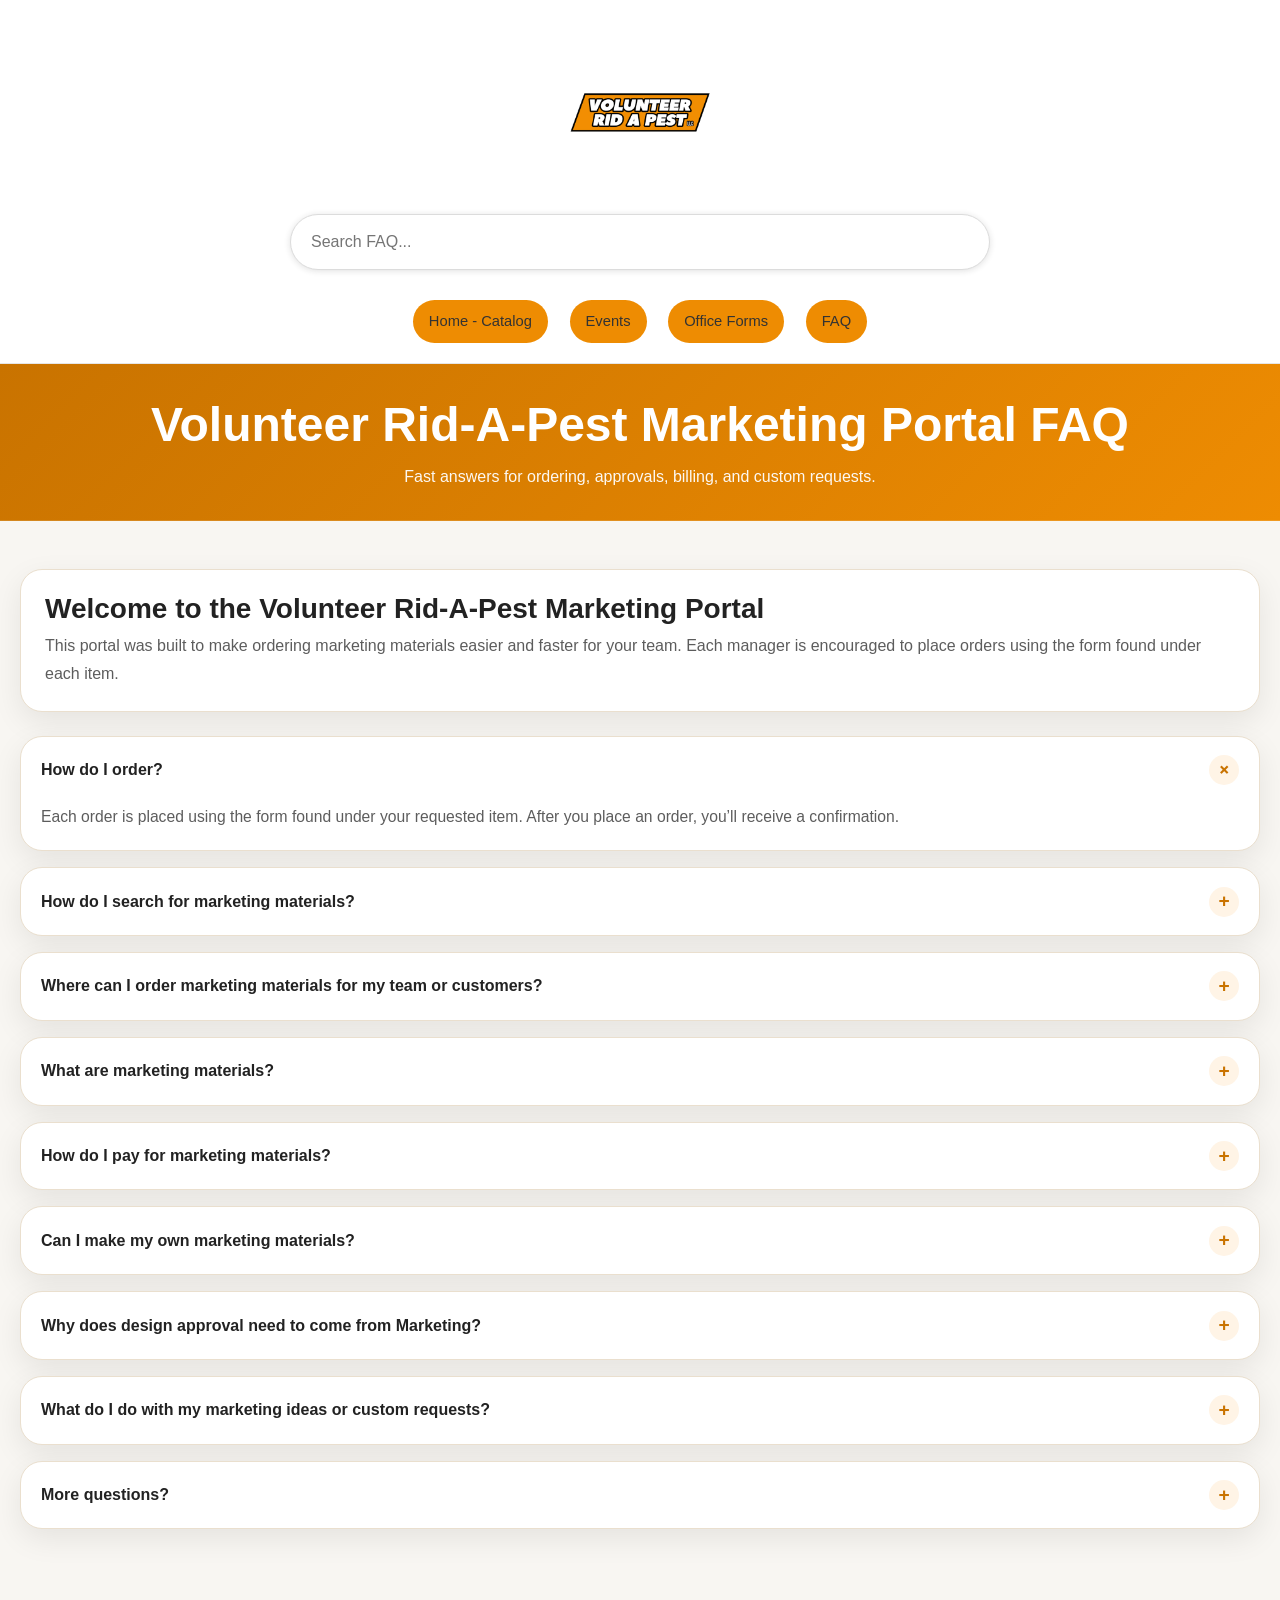
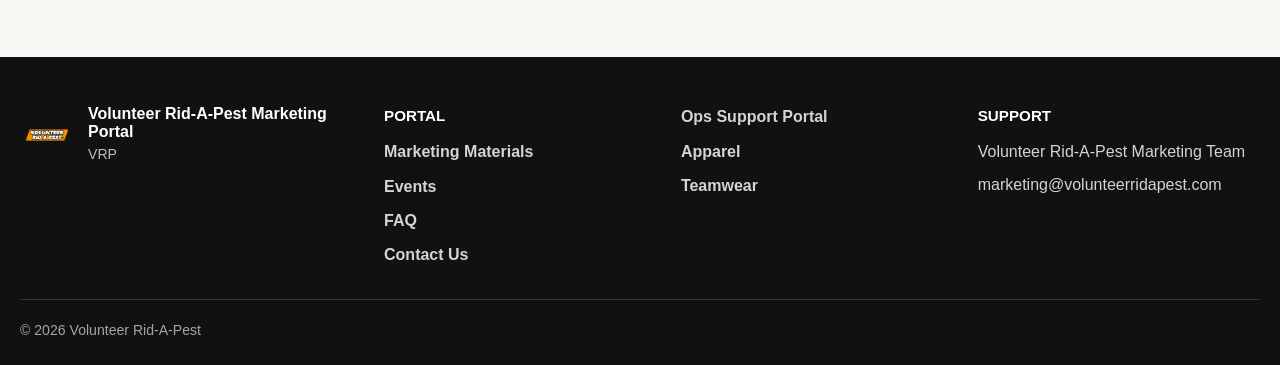
<file: faq/index.html>
<!DOCTYPE html>
<html lang="en">
<head>
  <meta charset="UTF-8" />
  <meta name="viewport" content="width=device-width, initial-scale=1.0"/>
  <title>Volunteer Rid-A-Pest Marketing Portal FAQ</title>

  <link rel="icon" type="image/png" href="../images/favicon/vrp-favicon.png" />
  <link rel="shortcut icon" href="../images/favicon/vrp-favicon.png" />
  <link rel="stylesheet" href="../style.css" />

  <style>
    .faq-shell {
      max-width: var(--max);
      margin: 0 auto;
      padding: 1.5rem 20px 3rem;
    }

    .faq-card {
      background: var(--surface);
      border: 1px solid var(--border);
      border-radius: var(--radius-xl);
      box-shadow: var(--shadow-card);
    }

    .faq-intro {
      padding: 1.5rem;
      margin-bottom: 1.5rem;
    }

    .faq-intro h2 {
      margin: 0 0 0.5rem;
      font-size: 1.75rem;
      line-height: 1.1;
      color: var(--text);
    }

    .faq-intro p {
      margin: 0;
      color: var(--muted);
      line-height: 1.7;
    }

    .faq-list {
      display: grid;
      gap: 1rem;
    }

    .faq-item {
      overflow: hidden;
    }

    .faq-question {
      width: 100%;
      border: none;
      background: transparent;
      color: var(--text);
      font: inherit;
      text-align: left;
      padding: 1.15rem 1.25rem;
      font-weight: 700;
      display: flex;
      justify-content: space-between;
      align-items: center;
      gap: 1rem;
      cursor: pointer;
    }

    .faq-question:hover {
      background: var(--vrp-orange-soft);
    }

    .faq-icon {
      width: 30px;
      height: 30px;
      border-radius: 999px;
      background: var(--vrp-orange-soft);
      color: var(--vrp-orange-dark);
      display: flex;
      align-items: center;
      justify-content: center;
      font-weight: 700;
      font-size: 1.2rem;
      transition: transform 0.2s ease;
      flex-shrink: 0;
    }

    .faq-answer {
      display: none;
      padding: 0 1.25rem 1.25rem;
      color: var(--muted);
      line-height: 1.7;
      font-size: 0.98rem;
    }

    .faq-answer p {
      margin: 0;
    }

    .faq-answer p + p {
      margin-top: 0.85rem;
    }

    .faq-answer a {
      text-decoration: underline;
    }

    .faq-item.active .faq-answer {
      display: block;
    }

    .faq-item.active .faq-icon {
      transform: rotate(45deg);
    }

    .faq-note {
      margin-top: 1.5rem;
      padding: 1rem 1.1rem;
      border-radius: var(--radius-lg);
      background: var(--vrp-orange-soft);
      border: 1px solid rgba(238, 140, 2, 0.25);
      color: var(--text);
      line-height: 1.6;
    }

    @media (max-width: 680px) {
      .faq-card {
        border-radius: 18px;
      }

      .faq-question {
        padding: 1rem;
        font-size: 0.96rem;
      }

      .faq-answer {
        padding: 0 1rem 1rem;
      }
    }
  </style>
</head>

<body>

<header class="site-header google-style-header">
  <div class="header-top centered-header-layout">

    <div class="header-left">
      <img src="../images/logos/vrp-logo.png" alt="Volunteer Rid-A-Pest Logo" class="brand-logo huge-logo" />
    </div>

    <div class="header-center">
      <input
        type="text"
        id="faqSearch"
        class="portal-search"
        placeholder="Search FAQ..."
      />
    </div>

    <nav class="nav-bar centered-nav">
      <a href="../catalog.html" class="header-btn">Home - Catalog</a>
      <a href="../events-vrp.html" class="header-btn">Events</a>
      <a href="https://vrp-operations.netlify.app/" class="header-btn">Office Forms</a>
      <a href="./index.html" class="header-btn">FAQ</a>
    </nav>

  </div>
</header>

<section class="hero-banner">
  <h1 class="hero-title">Volunteer Rid-A-Pest Marketing Portal FAQ</h1>
  <p class="hero-subtitle">
    Fast answers for ordering, approvals, billing, and custom requests.
  </p>
</section>

<main>
  <div class="faq-shell">

    <div class="faq-card faq-intro">
      <h2>Welcome to the Volunteer Rid-A-Pest Marketing Portal</h2>
      <p>
        This portal was built to make ordering marketing materials easier and faster for your team.
        Each manager is encouraged to place orders using the form found under each item.
      </p>
    </div>

    <div class="faq-list">

      <div class="faq-card faq-item active searchable">
        <button class="faq-question" type="button" aria-expanded="true">
          <span>How do I order?</span>
          <span class="faq-icon">+</span>
        </button>
        <div class="faq-answer">
          <p>
            Each order is placed using the form found under your requested item.
            After you place an order, you’ll receive a confirmation.
          </p>
        </div>
      </div>

      <div class="faq-card faq-item searchable">
        <button class="faq-question" type="button" aria-expanded="false">
          <span>How do I search for marketing materials?</span>
          <span class="faq-icon">+</span>
        </button>
        <div class="faq-answer">
          <p>
            In the top search bar, type the name of the item you’re looking for.
          </p>
        </div>
      </div>

      <div class="faq-card faq-item searchable">
        <button class="faq-question" type="button" aria-expanded="false">
          <span>Where can I order marketing materials for my team or customers?</span>
          <span class="faq-icon">+</span>
        </button>
        <div class="faq-answer">
          <p>
            All leave-behinds, door hangers, review cards, flyers, and miscellaneous marketing materials
            can be ordered using the Volunteer Rid-A-Pest marketing portal.
          </p>
        </div>
      </div>

      <div class="faq-card faq-item searchable">
        <button class="faq-question" type="button" aria-expanded="false">
          <span>What are marketing materials?</span>
          <span class="faq-icon">+</span>
        </button>
        <div class="faq-answer">
          <p>
            Volunteer Rid-A-Pest marketing materials include leave-behinds, door hangers, flyers,
            review cards, thank you cards, service materials, posters, and more.
          </p>
        </div>
      </div>

      <div class="faq-card faq-item searchable">
        <button class="faq-question" type="button" aria-expanded="false">
          <span>How do I pay for marketing materials?</span>
          <span class="faq-icon">+</span>
        </button>
        <div class="faq-answer">
          <p>
            Marketing materials on the portal will be coded and charged to your office by the appropriate internal team.
          </p>
          <p>
            Invoices for print requests may be sent to your office after your order is submitted and processed.
          </p>
        </div>
      </div>

      <div class="faq-card faq-item searchable">
        <button class="faq-question" type="button" aria-expanded="false">
          <span>Can I make my own marketing materials?</span>
          <span class="faq-icon">+</span>
        </button>
        <div class="faq-answer">
          <p>
            Please do not create or change marketing materials containing Volunteer Rid-A-Pest logos, icons, or branded elements.
          </p>
          <p>
            If you have a strong idea, send it in for review so it can be developed the right way.
          </p>
        </div>
      </div>

      <div class="faq-card faq-item searchable">
        <button class="faq-question" type="button" aria-expanded="false">
          <span>Why does design approval need to come from Marketing?</span>
          <span class="faq-icon">+</span>
        </button>
        <div class="faq-answer">
          <p>
            Marketing helps protect the brand and create materials that are clear, consistent, and aligned across every location.
          </p>
        </div>
      </div>

      <div class="faq-card faq-item searchable">
        <button class="faq-question" type="button" aria-expanded="false">
          <span>What do I do with my marketing ideas or custom requests?</span>
          <span class="faq-icon">+</span>
        </button>
        <div class="faq-answer">
          <p>
            Email your feedback, requests, and ideas to
            <a href="mailto:marketing@volunteerridapest.com">marketing@volunteerridapest.com</a>
            and the team will review your request.
          </p>
        </div>
      </div>

      <div class="faq-card faq-item searchable">
        <button class="faq-question" type="button" aria-expanded="false">
          <span>More questions?</span>
          <span class="faq-icon">+</span>
        </button>
        <div class="faq-answer">
          <p>
            For additional support, email
            <a href="mailto:marketing@volunteerridapest.com">marketing@volunteerridapest.com</a>.
          </p>
        </div>
      </div>

    </div>

  </div>
</main>

<footer class="site-footer">
  <div class="site-footer-inner">
    <div class="footer-grid">

      <div class="footer-brand-block">
        <a href="../catalog.html" class="footer-brand-link">
          <img src="../images/logos/vrp-logo.png" alt="Volunteer Rid-A-Pest Logo" class="footer-logo" />
          <div class="footer-brand-text">
            <span class="footer-brand-title">Volunteer Rid-A-Pest Marketing Portal</span>
            <span class="footer-brand-subtitle">VRP</span>
          </div>
        </a>
      </div>

      <div>
        <h3 class="footer-title">Portal</h3>
        <div class="footer-links">
          <a href="../catalog.html">Marketing Materials</a>
          <a href="../events-vrp.html">Events</a>
          <a href="./index.html">FAQ</a>
          <a href="mailto:marketing@volunteerridapest.com?subject=Marketing%20Request&body=Hi%20VRP%20Marketing%20Team,%0D%0A%0D%0AI%20need%20help%20with:%0D%0A-%0D%0A%0D%0AOffice:%0D%0AManager:%0D%0ADue%20Date:%0D%0A">
            Contact Us
          </a>
        </div>
      </div>

      <div>
        <div class="footer-links">
          <a href="https://vrp-operations.netlify.app/">Ops Support Portal</a>
          <a href="#">Apparel</a>
          <a href="#">Teamwear</a>
        </div>
      </div>

      <div>
        <h3 class="footer-title">Support</h3>
        <div class="footer-contact-list">
          <span>Volunteer Rid-A-Pest Marketing Team</span>
          <a href="mailto:marketing@volunteerridapest.com">
            marketing@volunteerridapest.com
          </a>
        </div>
      </div>

    </div>

    <div class="footer-bottom">
      <span>© 2026 Volunteer Rid-A-Pest</span>
    </div>
  </div>
</footer>

<script>
document.addEventListener("DOMContentLoaded", () => {
  const search = document.getElementById("faqSearch");
  const faqButtons = document.querySelectorAll(".faq-question");

  faqButtons.forEach((button) => {
    button.addEventListener("click", () => {
      const item = button.closest(".faq-item");
      const isActive = item.classList.contains("active");
      item.classList.toggle("active");
      button.setAttribute("aria-expanded", String(!isActive));
    });
  });

  if (search) {
    search.addEventListener("input", function () {
      const q = this.value.toLowerCase().trim();

      document.querySelectorAll(".searchable").forEach((item) => {
        const text = item.textContent.toLowerCase();
        item.style.display = text.includes(q) ? "" : "none";
      });
    });
  }
});
</script>

</body>
</html>
</file>
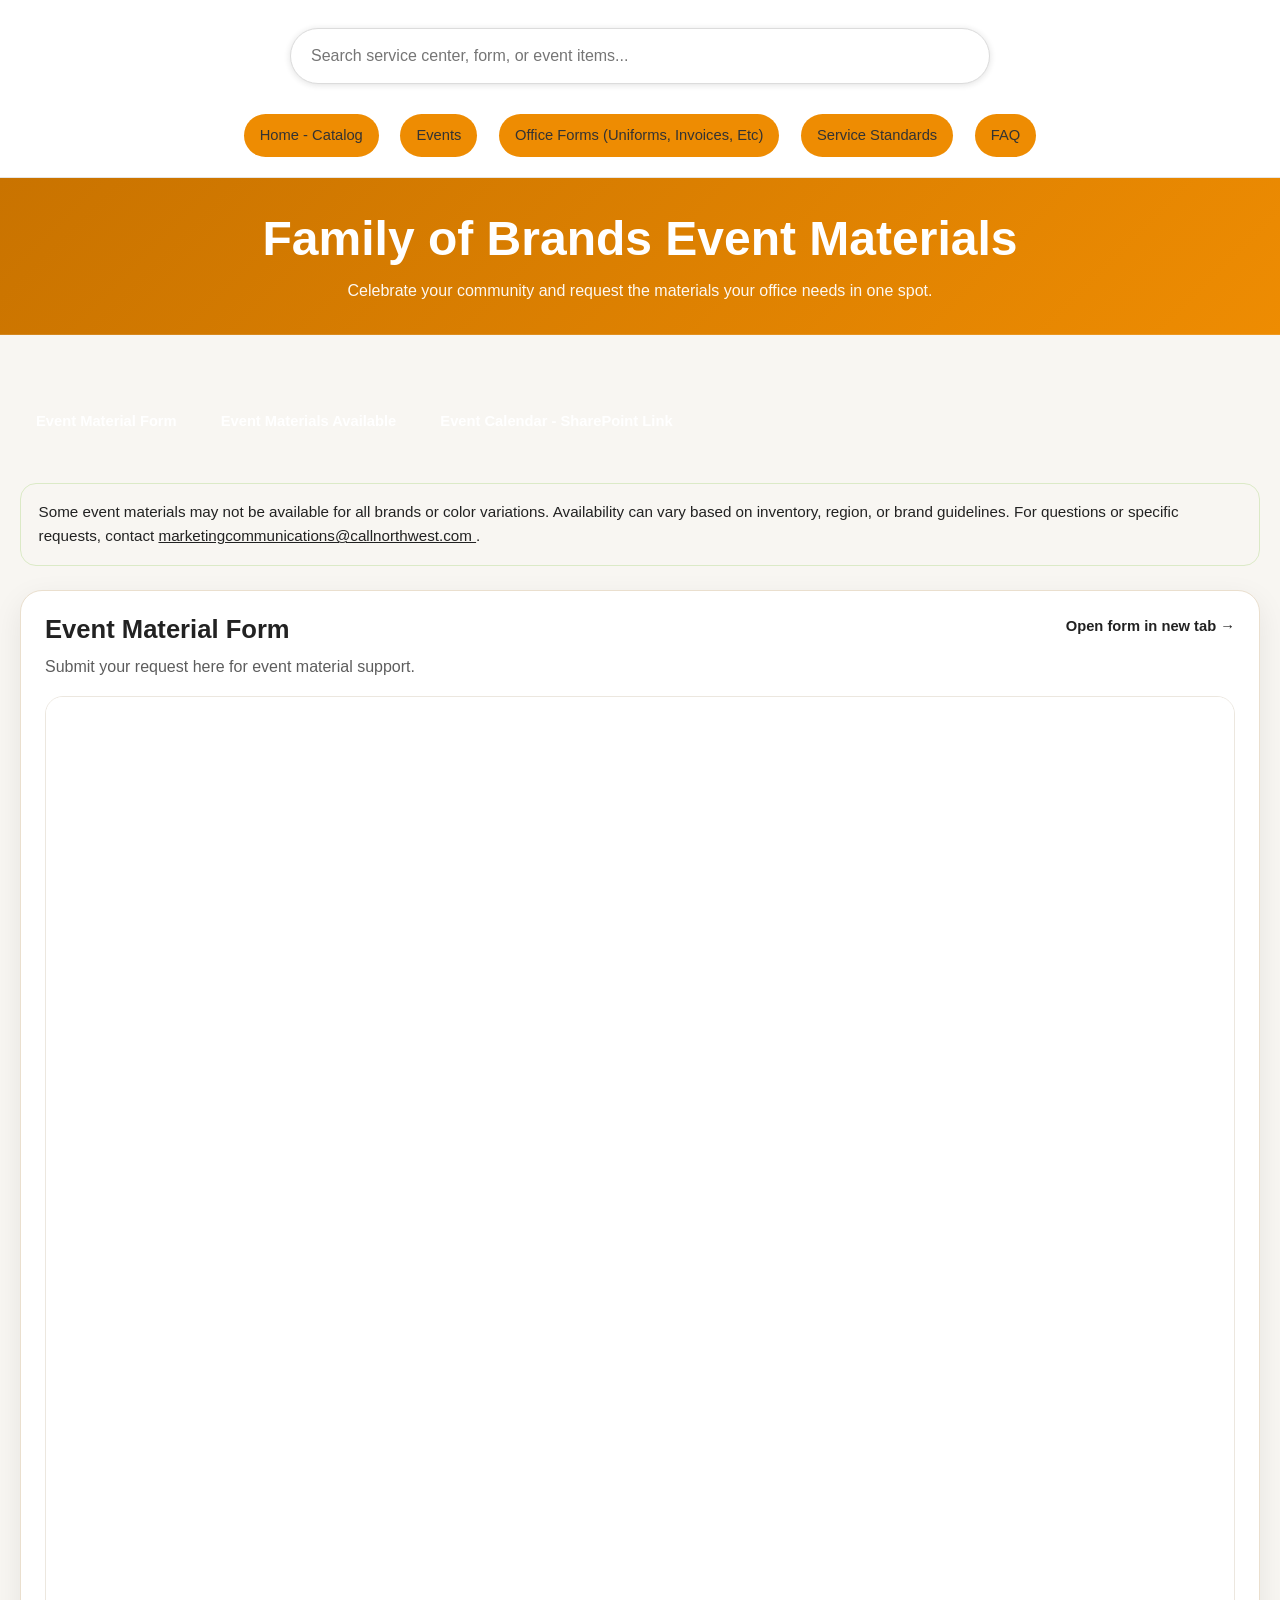
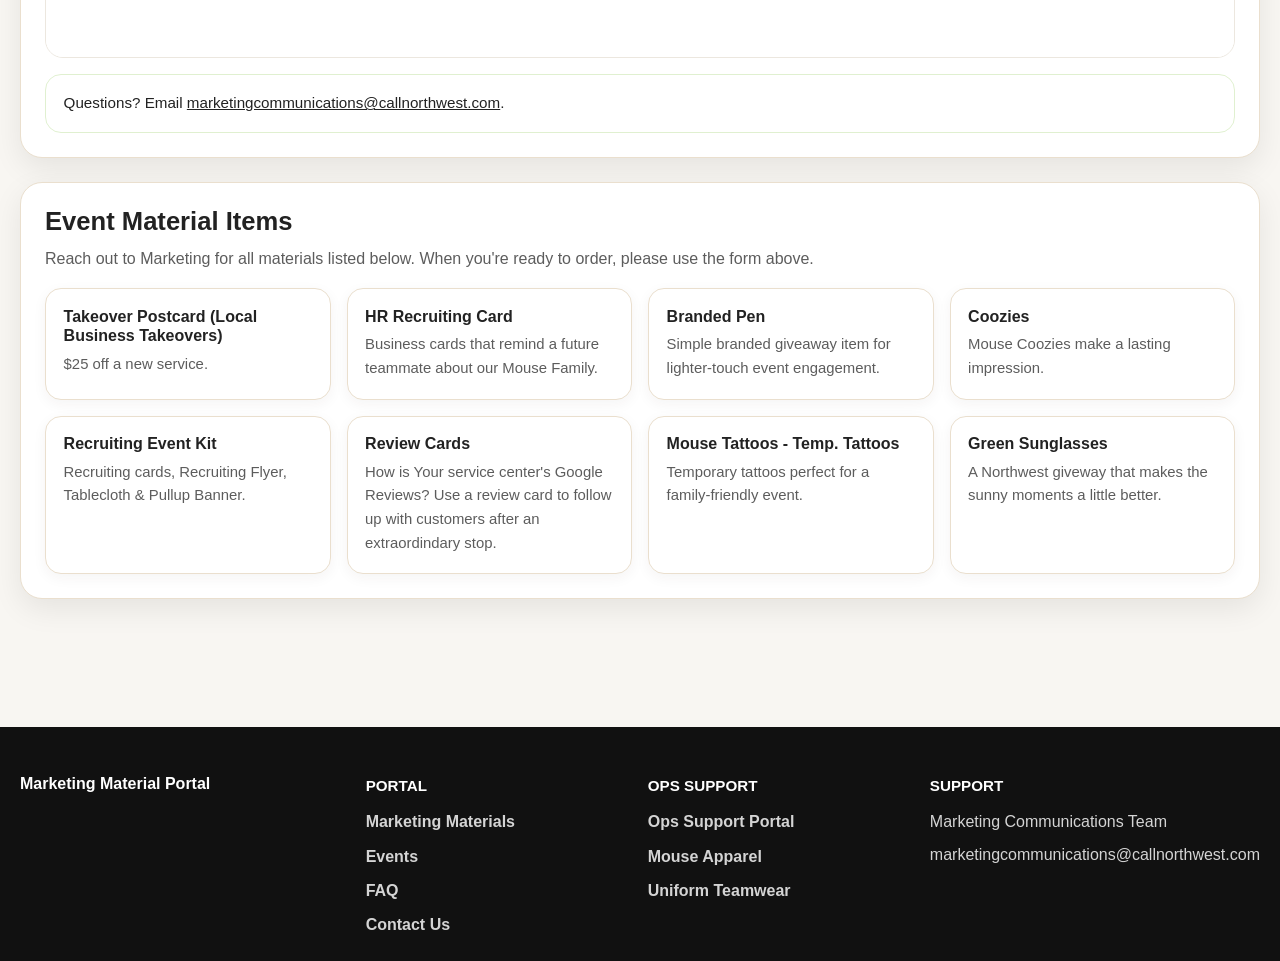
<file: events-nw.html>
<!DOCTYPE html>
<html lang="en">
<head>
  <meta charset="UTF-8" />
  <meta name="viewport" content="width=device-width, initial-scale=1.0"/>
  <title>Events - FOB | Marketing Material Portal</title>

  <link rel="icon" type="image/png" href="images/favicon/Mouse Favicon.png" />
  <link rel="shortcut icon" href="images/favicon/Mouse Favicon.png" />
  <link rel="stylesheet" href="style.css" />

  <style>
    .events-shell {
      width: 100%;
      max-width: var(--max);
      margin: 0 auto;
      padding: 1.5rem 20px 3rem;
    }

    .events-stack {
      display: grid;
      gap: 1.5rem;
    }

    .events-card {
      background: var(--surface);
      border: 1px solid var(--border);
      border-radius: var(--radius-xl);
      box-shadow: var(--shadow-card);
      padding: 1.5rem;
    }

    .events-card h2 {
      margin: 0 0 0.65rem;
      color: var(--text);
      line-height: 1.1;
      font-size: 1.6rem;
    }

    .events-card p {
      margin: 0;
      color: var(--muted);
      line-height: 1.7;
    }

    .events-jump-row {
      display: flex;
      flex-wrap: wrap;
      gap: 0.75rem;
      margin-top: 1rem;
    }

    .events-jump-btn {
      display: inline-flex;
      align-items: center;
      justify-content: center;
      border-radius: 999px;
      padding: 0.7rem 1rem;
      font-size: 0.92rem;
      font-weight: 700;
      background: var(--nw-green);
      color: #ffffff;
      transition: transform 0.15s ease, background 0.15s ease;
    }

    .events-jump-btn:hover {
      background: var(--nw-green-dark);
      transform: translateY(-1px);
    }

    .events-highlight-wrap {
      display: grid;
      grid-template-columns: 1.1fr 0.9fr;
      gap: 1rem;
      margin-top: 1rem;
    }

    .events-highlight-main {
      background: linear-gradient(135deg, var(--nw-green-dark), var(--nw-green));
      color: #ffffff;
      border-radius: 20px;
      padding: 1.35rem;
    }

    .events-highlight-label {
      font-size: 0.85rem;
      font-weight: 800;
      text-transform: uppercase;
      letter-spacing: 0.06em;
      opacity: 0.92;
      margin-bottom: 0.5rem;
    }

    .events-highlight-office {
      margin: 0 0 0.4rem;
      font-size: clamp(1.8rem, 3vw, 2.6rem);
      line-height: 1.05;
      font-weight: 800;
    }

    .events-highlight-count {
      margin: 0;
      font-size: 1rem;
      line-height: 1.5;
      opacity: 0.96;
    }

    .events-highlight-side {
      background: var(--nw-green-soft);
      border: 1px solid rgba(133, 196, 70, 0.25);
      border-radius: 20px;
      padding: 1.25rem;
      color: var(--text);
      line-height: 1.6;
    }

    .events-form-wrap {
      margin-top: 1rem;
      border: 1px solid var(--border-light);
      border-radius: 18px;
      overflow: hidden;
      background: #ffffff;
    }

    .events-form-embed {
      display: block;
      width: 100%;
      height: 960px;
      border: 0;
      background: #ffffff;
    }

    .events-form-top {
      display: flex;
      justify-content: space-between;
      align-items: flex-start;
      gap: 1rem;
      flex-wrap: wrap;
      margin-bottom: 1rem;
    }

    .events-mini-link {
      font-size: 0.92rem;
      font-weight: 700;
      color: var(--nw-green-dark);
      text-decoration: none;
      white-space: nowrap;
    }

    .events-mini-link:hover {
      text-decoration: underline;
    }

    .events-help-note {
      margin-top: 1rem;
      padding: 1rem 1.1rem;
      border-radius: var(--radius-lg);
      background: var(--nw-green-soft);
      border: 1px solid rgba(133, 196, 70, 0.25);
      color: var(--text);
      line-height: 1.6;
      font-size: 0.95rem;
    }

    .events-help-note a {
      text-decoration: underline;
    }

    .events-items-grid {
      display: grid;
      grid-template-columns: repeat(4, minmax(0, 1fr));
      gap: 1rem;
      margin-top: 1rem;
    }

    .events-item {
      background: #ffffff;
      border: 1px solid var(--border);
      border-radius: var(--radius-lg);
      padding: 1.1rem;
      box-shadow: var(--shadow-soft);
    }

    .events-item h3 {
      margin: 0 0 0.45rem;
      font-size: 1rem;
      line-height: 1.2;
      color: var(--text);
    }

    .events-item p {
      margin: 0;
      font-size: 0.93rem;
      line-height: 1.6;
      color: var(--muted);
    }

    @media (max-width: 1100px) {
      .events-items-grid {
        grid-template-columns: repeat(2, minmax(0, 1fr));
      }

      .events-highlight-wrap {
        grid-template-columns: 1fr;
      }
    }

    @media (max-width: 680px) {
      .events-card,
      .events-item {
        border-radius: 18px;
        padding: 1.1rem;
      }

      .events-items-grid {
        grid-template-columns: 1fr;
      }

      .events-form-embed {
        height: 1100px;
      }
    }
  </style>
</head>

<body>

<header class="site-header google-style-header">
  <div class="header-top centered-header-layout">


    <div class="header-center">
      <input
        type="text"
        id="portalSearch"
        class="portal-search"
        placeholder="Search service center, form, or event items..."
      />
    </div>

    <nav class="nav-bar centered-nav">
      <a href="catalog.html" class="header-btn">Home - Catalog</a>
      <a href="events-nw.html" class="header-btn">Events</a>
      <a href="https://nwst-operations.netlify.app/" class="header-btn">Office Forms (Uniforms, Invoices, Etc)</a>
      <a href="https://marketing-fob.netlify.app/service-standards" class="header-btn">Service Standards</a>
      <a href="faq/index.html" class="header-btn">FAQ</a>
    </nav>

  </div>
</header>

<section class="hero-banner">
  <h1 class="hero-title">Family of Brands Event Materials</h1>
  <p class="hero-subtitle">
    Celebrate your community and request the materials your office needs in one spot.
  </p>
</section>


<main>
  <div class="events-shell">
    <div class="events-stack">

        <div class="events-jump-row">
          <a href="#event-material-form" class="events-jump-btn">Event Material Form</a>
          <a href="#event-material-items" class="events-jump-btn">Event Materials Available</a>
          <a href="https://pestdefense.sharepoint.com/sites/NWST-Home/Marketing/SitePages/Test---Marketing-Support.aspx?csf=1&web=1&e=sDbqVu" class="events-jump-btn">Event Calendar - SharePoint Link</a>
        </div>
      </section>

      <div class="events-help-note">
  Some event materials may not be available for all brands or color variations. Availability can vary based on inventory, region, or brand guidelines.  
  For questions or specific requests, contact 
  <a href="mailto:marketingcommunications@callnorthwest.com">
    marketingcommunications@callnorthwest.com
  </a>.
</div>


      <section class="events-card" id="event-material-form">
        <div class="events-form-top">
          <div>
            <h2>Event Material Form</h2>
            <p>
              Submit your request here for event material support.
            </p>
          </div>

          <a
            class="events-mini-link"
            href="https://app.smartsheet.com/b/form/019d4f9551767702a58f2a67a528a678"
            target="_blank"
            rel="noopener noreferrer"
          >
            Open form in new tab →
          </a>
        </div>

        <div class="events-form-wrap">
          <iframe
            class="events-form-embed"
            src="https://app.smartsheet.com/b/form/019d4f9551767702a58f2a67a528a678"
            title="Event Material Form"
            loading="lazy"
            referrerpolicy="no-referrer"
          ></iframe>
        </div>

        <div class="events-help-note">
          Questions? Email
          <a href="mailto:marketingcommunications@callnorthwest.com">marketingcommunications@callnorthwest.com</a>.
        </div>
      </section>

      <section class="events-card" id="event-material-items">
        <h2>Event Material Items</h2>
        <p>
          Reach out to Marketing for all materials listed below. When you're ready to order, please use the form above.
        </p>

        <div class="events-items-grid">
          <article class="events-item">
            <h3>Takeover Postcard (Local Business Takeovers)</h3>
            <p>$25 off a new service.</p>
          </article>

          <article class="events-item">
            <h3>HR Recruiting Card</h3>
            <p>Business cards that remind a future teammate about our Mouse Family.</p>
          </article>

          <article class="events-item">
            <h3>Branded Pen</h3>
            <p>Simple branded giveaway item for lighter-touch event engagement.</p>
          </article>

          <article class="events-item">
            <h3>Coozies</h3>
            <p>Mouse Coozies make a lasting impression.</p>
          </article>

          <article class="events-item">
            <h3>Recruiting Event Kit</h3>
            <p>Recruiting cards, Recruiting Flyer, Tablecloth & Pullup Banner.</p>
          </article>

                    <article class="events-item">
            <h3>Review Cards</h3>
            <p>How is Your service center's Google Reviews? Use a review card to follow up with customers after an extraordindary stop.</p>
          </article>

                              <article class="events-item">
            <h3>Mouse Tattoos - Temp. Tattoos</h3>
            <p>Temporary tattoos perfect for a family-friendly event.</p>
          </article>

                                        <article class="events-item">
            <h3>Green Sunglasses</h3>
            <p>A Northwest giveway that makes the sunny moments a little better.</p>
          </article>


        </div>
      </section>

    </div>
  </div>
</main>

<footer class="site-footer">
  <div class="site-footer-inner">
    <div class="footer-grid">

      <div class="footer-brand-block">
        <a href="catalog.html" class="footer-brand-link">
          <div class="footer-brand-text">
            <span class="footer-brand-title">Marketing Material Portal</span>
          </div>
        </a>
      </div>

      <div>
        <h3 class="footer-title">Portal</h3>
        <div class="footer-links">
          <a href="catalog.html">Marketing Materials</a>
          <a href="events-nw.html">Events</a>
          <a href="faq/index.html">FAQ</a>
          <a href="mailto:marketingcommunications@callnorthwest.com?subject=Marketing%20Request&body=Hi%20Marketing%20Team,%0D%0A%0D%0AI%20need%20help%20with:%0D%0A-%0D%0A%0D%0AOffice:%0D%0AManager:%0D%0ADue%20Date:%0D%0A">
            Contact Us
          </a>
        </div>
      </div>

      <div>
        <h3 class="footer-title">Ops Support</h3>
        <div class="footer-links">
          <a href="https://nwst-operations.netlify.app/">Ops Support Portal</a>
          <a href="https://app.smartsheet.com/b/form/c79abe03588f4e57ba945fe9afda2477">Mouse Apparel</a>
          <a href="https://app.smartsheet.com/b/form/7ce55f3f15054b348da38054a92fb0be">Uniform Teamwear</a>
        </div>
      </div>

      <div>
        <h3 class="footer-title">Support</h3>
        <div class="footer-contact-list">
          <span>Marketing Communications Team</span>
          <a href="mailto:marketingcommunications@callnorthwest.com">
            marketingcommunications@callnorthwest.com
          </a>
        </div>
      </div>

    </div>

  </div>
</footer>

<script>
document.addEventListener("DOMContentLoaded", () => {
  const search = document.getElementById("portalSearch");

  if (search) {
    search.addEventListener("keydown", (e) => {
      if (e.key !== "Enter") return;

      const q = (e.target.value || "").toLowerCase().trim();

      if (q.includes("service") || q.includes("leader") || q.includes("most events")) {
        document.getElementById("event-leader")?.scrollIntoView({ behavior: "smooth" });
      } else if (q.includes("form") || q.includes("request")) {
        document.getElementById("event-material-form")?.scrollIntoView({ behavior: "smooth" });
      } else if (q.includes("item") || q.includes("materials")) {
        document.getElementById("event-material-items")?.scrollIntoView({ behavior: "smooth" });
      }
    });
  }
});
</script>

</body>
</html>
</file>
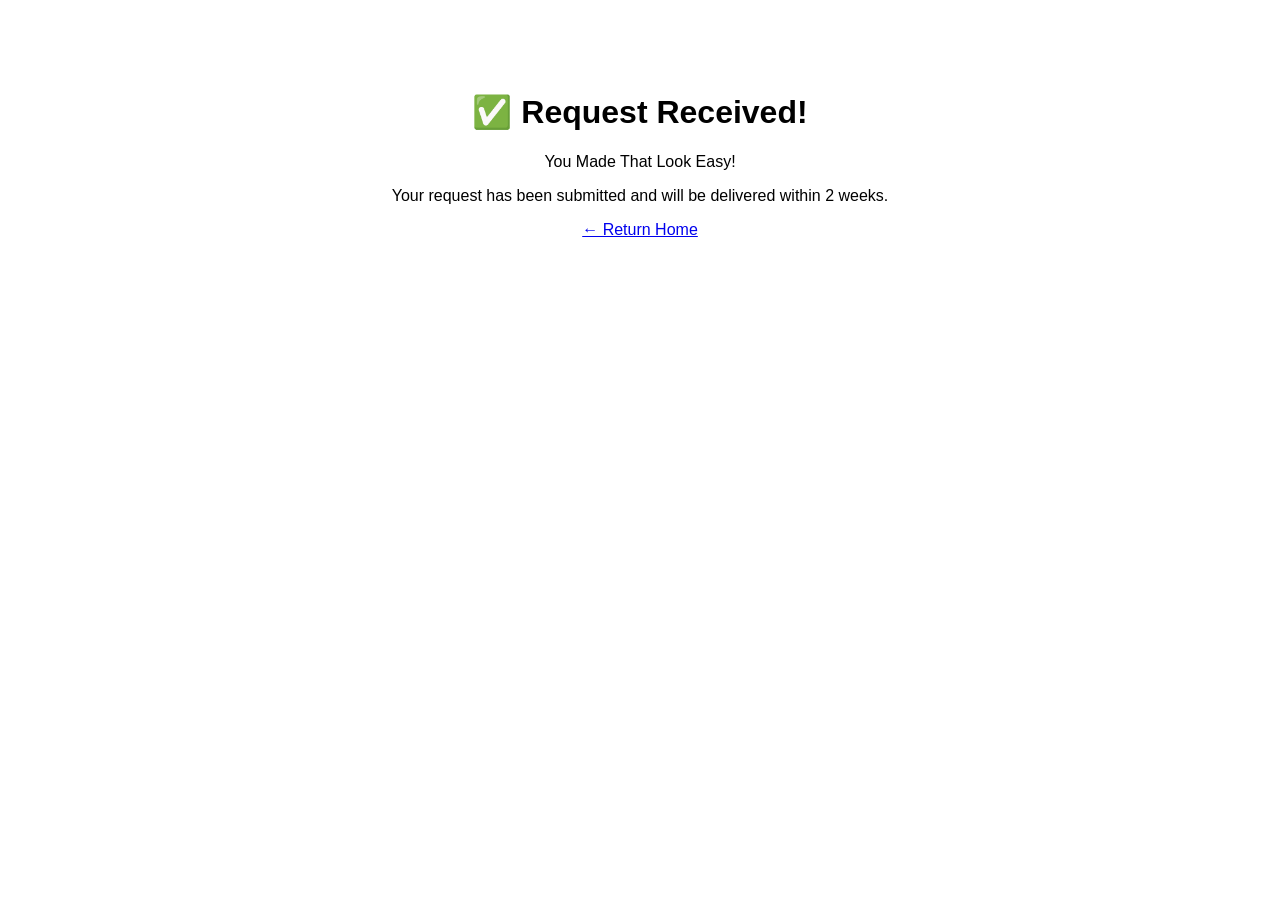
<file: success.html>
<!DOCTYPE html>
<html lang="en">
<head>
  <meta charset="UTF-8">
  <title>Thank You</title>
  <meta http-equiv="refresh" content="5; url=https://northwest-marketing.netlify.app/catalog">
  <style>
    body {
      font-family: sans-serif;
      text-align: center;
      padding: 4rem;
    }
  </style>
</head>
<body>
  <h1>✅ Request Received!</h1>
  <p>You Made That Look Easy!</p>
  <p>Your request has been submitted and will be delivered within 2 weeks.</p>
  <a href="https://northwest-marketing.netlify.app/catalog" class="return-home-btn">← Return Home</a>
</body>

</html>
</file>
<file: style.css>
/* =========================
   VOLUNTEER RID-A-PEST MARKETING MATERIAL PORTAL
   CLEAN 3-COLUMN CARD + SMARTSHEET EMBED
   ========================= */

:root {
  --vrp-orange: #ee8c02;
  --vrp-orange-dark: #c97300;
  --vrp-orange-soft: #fff4e6;
  --bg: #f8f6f2;
  --surface: #ffffff;
  --text: #222222;
  --muted: rgba(0, 0, 0, 0.64);
  --border: #eadfce;
  --border-light: #ece7df;
  --shadow-soft: 0 4px 14px rgba(52, 33, 33, 0.05);
  --shadow-card: 0 10px 30px rgba(0, 0, 0, 0.08);
  --shadow-image: 0 8px 24px rgba(0, 0, 0, 0.12);
  --radius-sm: 8px;
  --radius-md: 12px;
  --radius-lg: 16px;
  --radius-xl: 22px;
  --max: 1400px;
  --font: "Segoe UI", Arial, sans-serif;
}

/* =========================
   RESET
   ========================= */

*,
*::before,
*::after {
  box-sizing: border-box;
}

html,
body {
  margin: 0;
  padding: 0;
  min-height: 100%;
  width: 100%;
}

body {
  font-family: var(--font);
  background: var(--bg);
  color: var(--text);
  line-height: 1.5;
}

body.modal-open {
  overflow: hidden;
}

img {
  max-width: 100%;
  display: block;
}

a {
  color: inherit;
  text-decoration: none;
}

a:visited {
  color: inherit;
}

button,
input,
select,
textarea,
iframe {
  font: inherit;
}

/* =========================
   GENERIC CONTAINER
   ========================= */

.container {
  width: 100%;
  max-width: var(--max);
  margin: 0 auto;
  padding: 0 20px;
}

/* =========================
   HEADER
   ========================= */

.site-header.google-style-header {
  background: #ffffff;
  border-bottom: 1px solid #e6e6e6;
  padding: 1.75rem 1rem 1.25rem;
}

.centered-header-layout {
  max-width: 1100px;
  margin: 0 auto;
  display: flex;
  flex-direction: column;
  align-items: center;
  justify-content: center;
  gap: 1rem;
  text-align: center;
}

.centered-header-layout .header-left,
.centered-header-layout .header-center,
.centered-header-layout .header-right {
  width: 100%;
  display: flex;
  justify-content: center;
  align-items: center;
}

.brand-logo.huge-logo {
  width: min(460px, 82vw);
  max-height: 170px;
  height: auto;
  object-fit: contain;
  display: block;
}

.portal-search {
  width: min(700px, 92vw);
  padding: 0.95rem 1.25rem;
  border: 1px solid #dcdcdc;
  border-radius: 999px;
  background: #ffffff;
  font-size: 1rem;
  box-shadow: 0 1px 6px rgba(32, 33, 36, 0.14);
  transition: border-color 0.2s ease, box-shadow 0.2s ease;
}

.portal-search:focus {
  outline: none;
  border-color: var(--vrp-orange);
  box-shadow: 0 2px 10px rgba(32, 33, 36, 0.2);
}

.header-button-row {
  display: flex;
  justify-content: center;
  align-items: center;
  flex-wrap: wrap;
  gap: 0.75rem;
}

.header-btn {
  background: var(--vrp-orange);
  color: #ffffff;
  border: none;
  border-radius: 999px;
  padding: 0.65rem 1rem;
  font-size: 0.9rem;
  font-weight: 600;
  cursor: pointer;
  transition: transform 0.15s ease, background 0.15s ease;
}

.header-btn:hover {
  background: var(--vrp-orange-dark);
  transform: translateY(-1px);
}

.nav-bar.centered-nav {
  max-width: 1100px;
  margin: 0.85rem auto 0;
  display: flex;
  flex-wrap: wrap;
  justify-content: center;
  gap: 0.8rem 1.35rem;
  text-align: center;
}

.nav-bar.centered-nav a {
  text-decoration: none;
  color: #333333;
  font-size: 0.92rem;
  font-weight: 500;
}

.nav-bar.centered-nav a:hover {
  color: var(--vrp-orange);
}

.google-style-header .header-top {
  justify-content: center !important;
  align-items: center !important;
}

.google-style-header .header-left,
.google-style-header .header-center,
.google-style-header .header-right {
  flex: unset !important;
}

/* =========================
   HERO
   ========================= */

.hero-banner {
  background: linear-gradient(135deg, var(--vrp-orange-dark), var(--vrp-orange));
  color: #ffffff;
  padding: 2.25rem 1.5rem 2rem;
  text-align: center;
  box-shadow: inset 0 -1px 0 rgba(255, 255, 255, 0.12);
}

.hero-title {
  font-size: clamp(2rem, 4vw, 3rem);
  margin: 0;
  line-height: 1.05;
}

.hero-subtitle {
  margin: 0.9rem auto 0;
  max-width: 760px;
  font-size: 1rem;
  opacity: 0.95;
}

/* =========================
   FEATURE SECTION
   ========================= */

.feature-section {
  background: var(--bg);
  padding: 1rem 20px 0;
}

.feature-content {
  max-width: var(--max);
  margin: 0 auto;
  border: 2px solid var(--vrp-orange);
  border-radius: var(--radius-lg);
  overflow: hidden;
  background: #ffffff;
  box-shadow: var(--shadow-card);
}

.feature-text-card {
  padding: 1.5rem 1.5rem 1.25rem;
}

.feature-text-card h2 {
  margin: 0;
  font-size: 1.8rem;
  line-height: 1.15;
}

.feature-title-link {
  color: inherit;
}

.feature-details {
  display: grid;
  grid-template-columns: repeat(3, 1fr);
  gap: 16px;
  margin-top: 1rem;
}

.feature-details p {
  margin: 0;
  padding: 1rem;
  border-radius: 12px;
  background: var(--vrp-orange-soft);
  color: #1f1f1f;
  line-height: 1.45;
}

/* =========================
   MAIN
   ========================= */

main {
  padding: 1.5rem 0 3rem;
}

.page-content-wrapper,
.page-shell {
  width: 100%;
  max-width: var(--max);
  margin: 0 auto;
  padding: 0 20px;
}

/* =========================
   PRODUCT GRID
   ========================= */

.product-grid {
  display: grid;
  grid-template-columns: repeat(3, minmax(0, 1fr));
  gap: 1.5rem;
  width: 100%;
  max-width: var(--max);
  margin: 0 auto;
  padding: 0 20px;
  align-items: start;
}

.product-card,
.retail-card {
  background: var(--surface);
  border: 1px solid var(--border);
  border-radius: var(--radius-xl);
  padding: 1.1rem;
  box-shadow: var(--shadow-card);
  transition: transform 0.2s ease, box-shadow 0.2s ease;
  width: 100%;
  display: flex;
  flex-direction: column;
  overflow: hidden;
  min-height: 100%;
}

.product-card:hover,
.retail-card:hover {
  transform: translateY(-3px);
  box-shadow: 0 14px 34px rgba(0, 0, 0, 0.1);
}

body.modal-open .product-card:hover,
body.modal-open .retail-card:hover {
  transform: none;
}

/* =========================
   CARD INTERNAL LAYOUT
   ========================= */

.row-layout,
.retail-card-inner,
.stack-card-layout {
  display: grid;
  grid-template-columns: 120px minmax(0, 1fr);
  gap: 1rem;
  align-items: start;
}

/* =========================
   LEFT IMAGE
   ========================= */

.flyer-expand-toggle,
.retail-media {
  width: 100%;
}

.flyer-thumb-container {
  display: block;
  width: 100%;
  cursor: pointer;
}

.flyer-thumb {
  width: 100%;
  aspect-ratio: 4 / 5;
  object-fit: contain;
  background: #f3f3f3;
  border-radius: 14px;
  box-shadow: var(--shadow-image);
  cursor: pointer;
  padding: 0.5rem;
  border: 1px solid var(--border-light);
}

.zoom-hint,
.flyer-zoom-text {
  display: block;
  text-align: center;
  font-size: 0.8rem;
  color: #666666;
  margin-top: 0.55rem;
  margin-bottom: 0;
  line-height: 1.25;
}

/* =========================
   RIGHT CONTENT
   ========================= */

.product-details,
.retail-content,
.compact-card-details {
  display: flex;
  flex-direction: column;
  gap: 0.75rem;
  width: 100%;
  min-width: 0;
  max-width: none;
}

.product-status,
.status-chip,
.product-subtext,
.retail-subtext,
.embedded-form-header,
.embedded-form-label,
.embedded-form-note,
.product-info-box {
  display: none;
}

.product-title,
.retail-title {
  font-size: 1rem;
  color: #2f2f2f;
  margin: 0;
  line-height: 1.2;
  font-weight: 700;
}

.product-meta,
.product-description {
  font-size: 0.9rem;
  color: var(--muted);
  margin: 0;
}

/* =========================
   EMBEDDED SMARTSHEET FORM
   ========================= */

.embedded-form-wrap {
  display: block;
  width: 100%;
  margin: 0;
  padding: 0;
}

.smartsheet-embed,
.compact-embed {
  display: block;
  width: 100%;
  min-width: 0;
  height: 520px;
  border: 1px solid #e3e3e3;
  border-radius: 16px;
  background: #ffffff;
  overflow: hidden;
}

/* =========================
   LEGACY FORM STYLES
   ========================= */

.product-details form,
.retail-form {
  display: flex;
  flex-direction: column;
  gap: 1rem;
}

.product-details input,
.product-details select,
.product-details textarea,
.retail-form input,
.retail-form select,
.retail-form textarea {
  width: 100%;
  padding: 1.1rem 1.15rem;
  font-size: 1rem;
  border: 1px solid #cfcfcf;
  border-radius: 18px;
  background: #ffffff;
  transition: border-color 0.2s ease, box-shadow 0.2s ease;
  color: #222222;
  appearance: none;
}

.product-details input::placeholder,
.product-details textarea::placeholder,
.retail-form input::placeholder,
.retail-form textarea::placeholder {
  color: rgba(0, 0, 0, 0.52);
}

.product-details input:focus,
.product-details select:focus,
.product-details textarea:focus,
.retail-form input:focus,
.retail-form select:focus,
.retail-form textarea:focus {
  outline: none;
  border-color: var(--vrp-orange);
  box-shadow: 0 0 0 4px rgba(238, 140, 2, 0.16);
}

/* =========================
   IMAGE MODAL
   ========================= */

.image-modal {
  position: fixed;
  inset: 0;
  z-index: 9999;
}

.image-modal-backdrop {
  position: absolute;
  inset: 0;
  background: rgba(0, 0, 0, 0.75);
}

.image-modal-content {
  position: relative;
  z-index: 2;
  max-width: 900px;
  margin: 4vh auto;
  padding: 20px;
}

.image-modal-content img {
  width: 100%;
  max-height: 88vh;
  object-fit: contain;
  background: #ffffff;
  border-radius: 16px;
}

.image-modal-close {
  position: absolute;
  top: 8px;
  right: 8px;
  width: 42px;
  height: 42px;
  border: none;
  border-radius: 999px;
  background: #111111;
  color: #ffffff;
  font-size: 24px;
  line-height: 1;
  cursor: pointer;
}

/* =========================
   FOOTER
   ========================= */

.site-footer {
  margin-top: 2rem;
  background: #111111;
  color: rgba(255, 255, 255, 0.9);
  padding: 3rem 0 1.5rem;
}

.site-footer-inner {
  max-width: var(--max);
  margin: 0 auto;
  padding: 0 20px;
}

.footer-grid {
  display: grid;
  grid-template-columns: 1.25fr 1fr 1fr 1.05fr;
  gap: 28px;
  align-items: start;
}

.footer-brand-block {
  display: flex;
  flex-direction: column;
  gap: 14px;
}

.footer-brand-link {
  display: flex;
  align-items: center;
  gap: 14px;
  text-decoration: none;
}

.footer-logo {
  height: 54px;
  width: auto;
  flex-shrink: 0;
}

.footer-brand-text {
  display: flex;
  flex-direction: column;
  gap: 3px;
}

.footer-brand-title {
  font-size: 1rem;
  font-weight: 800;
  color: #ffffff;
  line-height: 1.1;
}

.footer-brand-subtitle {
  font-size: 0.88rem;
  color: rgba(255, 255, 255, 0.72);
}

.footer-title {
  margin: 0 0 0.75rem;
  font-size: 0.95rem;
  font-weight: 800;
  color: #ffffff;
  text-transform: uppercase;
}

.footer-copy,
.footer-text {
  margin: 0;
  font-size: 0.95rem;
  color: rgba(255, 255, 255, 0.72);
  line-height: 1.6;
}

.footer-links {
  display: flex;
  flex-direction: column;
  gap: 0.65rem;
}

.footer-links a {
  color: rgba(255, 255, 255, 0.82);
  font-weight: 600;
}

.footer-links a:hover {
  color: #ffffff;
}

.footer-contact-list {
  display: flex;
  flex-direction: column;
  gap: 0.55rem;
}

.footer-contact-list a,
.footer-contact-list span {
  color: rgba(255, 255, 255, 0.82);
  line-height: 1.5;
}

.footer-bottom {
  margin-top: 2rem;
  padding-top: 1.2rem;
  border-top: 1px solid rgba(255, 255, 255, 0.14);
  display: flex;
  justify-content: space-between;
  gap: 16px;
  flex-wrap: wrap;
  font-size: 0.88rem;
  color: rgba(255, 255, 255, 0.62);
}

/* =========================
   RESPONSIVE
   ========================= */

@media (max-width: 1200px) {
  .product-grid {
    grid-template-columns: repeat(2, minmax(0, 1fr));
  }

  .footer-grid {
    grid-template-columns: 1fr 1fr;
  }
}

@media (max-width: 900px) {
  .feature-details {
    grid-template-columns: 1fr;
  }

  .product-grid {
    grid-template-columns: 1fr;
  }

  .row-layout,
  .retail-card-inner,
  .stack-card-layout {
    grid-template-columns: 110px minmax(0, 1fr);
    gap: 0.9rem;
  }

  .smartsheet-embed,
  .compact-embed {
    height: 560px;
  }
}

@media (max-width: 768px) {
  .site-header.google-style-header {
    padding: 1.2rem 0.8rem 1rem;
  }

  .brand-logo.huge-logo {
    width: min(320px, 84vw);
    max-height: 120px;
  }

  .portal-search {
    width: 94vw;
    padding: 0.85rem 1rem;
    font-size: 0.95rem;
  }

  .header-btn {
    font-size: 0.85rem;
    padding: 0.55rem 0.9rem;
  }

  .nav-bar.centered-nav {
    gap: 0.55rem 1rem;
  }

  .nav-bar.centered-nav a {
    font-size: 0.87rem;
  }
}

@media (max-width: 680px) {
  .hero-banner {
    padding: 1.8rem 1rem 1.7rem;
  }

  .feature-text-card h2 {
    font-size: 1.45rem;
  }

  .product-card,
  .retail-card {
    padding: 1rem;
    border-radius: 18px;
  }

  .row-layout,
  .retail-card-inner,
  .stack-card-layout {
    grid-template-columns: 1fr;
  }

  .flyer-thumb {
    max-height: 280px;
  }

  .smartsheet-embed,
  .compact-embed {
    height: 640px;
    border-radius: 16px;
  }

  .footer-grid {
    grid-template-columns: 1fr;
  }

  .footer-bottom {
    flex-direction: column;
    align-items: flex-start;
  }

  .image-modal-content {
    margin: 8vh auto;
    padding: 14px;
  }
}
</file>
